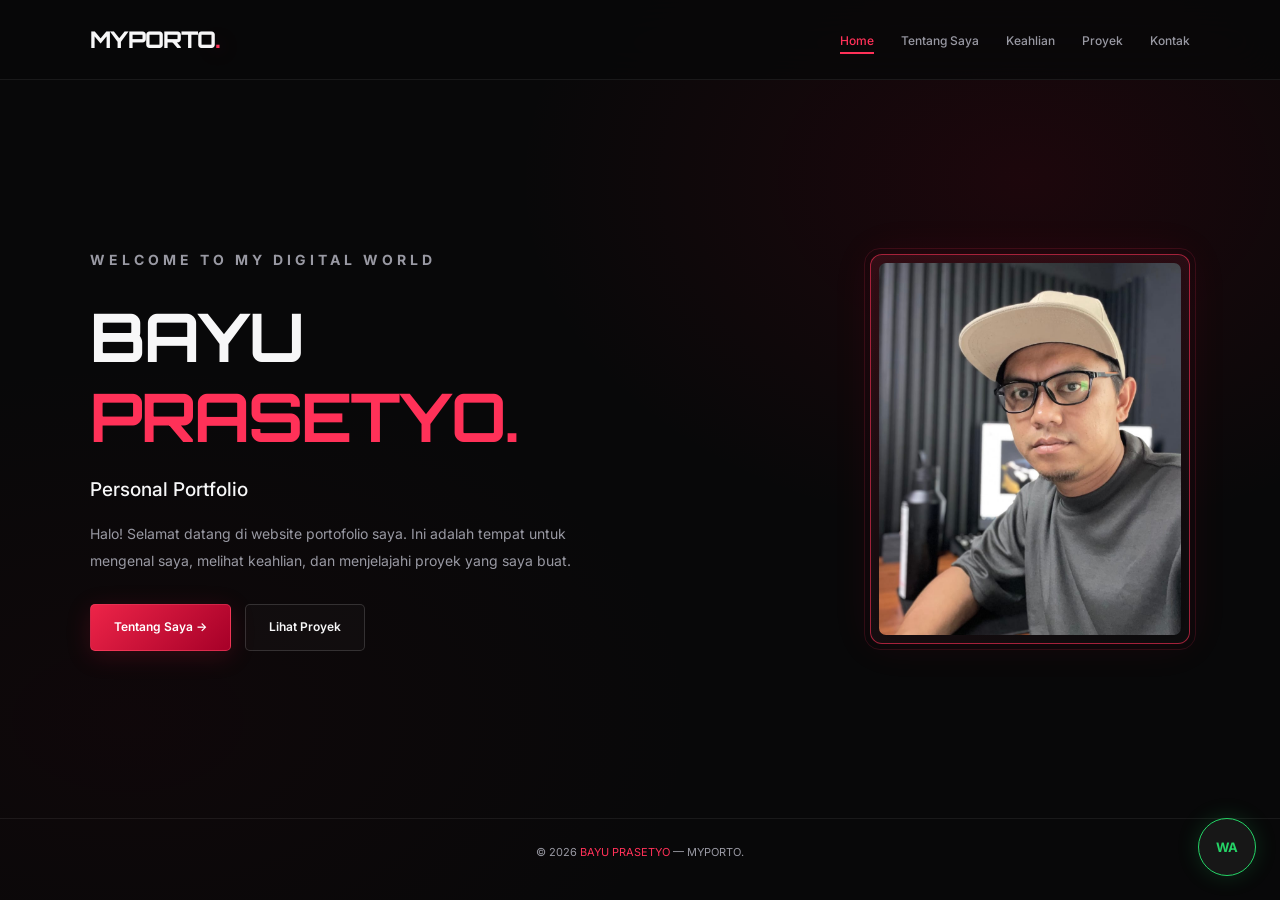
<file: index.html>
<!DOCTYPE html>
<html lang="id">
<head>
    <meta charset="UTF-8">
    <meta name="viewport" content="width=device-width, initial-scale=1.0">

    <title>Bayu Prasetyo | MyPorto</title>

    <link rel="stylesheet" href="Style.css">
</head>

<body>

    <!-- NAVBAR -->
    <nav class="navbar">
        <a href="index.html" class="logo">
            MYPORTO<span>.</span>
        </a>

        <ul class="nav-links">
            <li><a href="index.html" class="active">Home</a></li>
            <li><a href="about.html">Tentang Saya</a></li>
            <li><a href="Skills.html">Keahlian</a></li>
            <li><a href="Projects.html">Proyek</a></li>
            <li><a href="Contact.html">Kontak</a></li>
        </ul>
    </nav>

    <!-- HOME -->
    <main class="container">

        <section class="hero">
            <div class="hero-content">

                <div class="hero-text">

                    <p class="hero-label">
                        WELCOME TO MY DIGITAL WORLD
                    </p>

                    <h1>
                        BAYU<br>
                        <span>PRASETYO.</span>
                    </h1>

                    <h2>Personal Portfolio</h2>

                    <p>
                        Halo! Selamat datang di website portofolio saya.
                        Ini adalah tempat untuk mengenal saya, melihat
                        keahlian, dan menjelajahi proyek yang saya buat.
                    </p>

                    <div class="hero-buttons">
                        <a href="about.html" class="btn btn-primary">
                            Tentang Saya →
                        </a>

                        <a href="projects.html" class="btn btn-outline">
                            Lihat Proyek
                        </a>
                    </div>

                </div>

                <!-- FOTO PROFIL -->
                <div class="hero-image">
                    <img
                        src="foto.jpg"
                        alt="Foto profil Bayu Prasetyo"
                        onerror="this.style.display='none';"
                    >
                </div>

            </div>
        </section>

    </main>

    <!-- FOOTER -->
    <footer>
        © 2026 <span>BAYU PRASETYO</span> — MYPORTO.
    </footer>

</body><a
    class="whatsapp-float"
    href="https://wa.me/6282320442536"
    target="_blank"
    rel="noopener noreferrer"
    aria-label="Hubungi melalui WhatsApp"
>
    WA
</a>
</html>
</file>
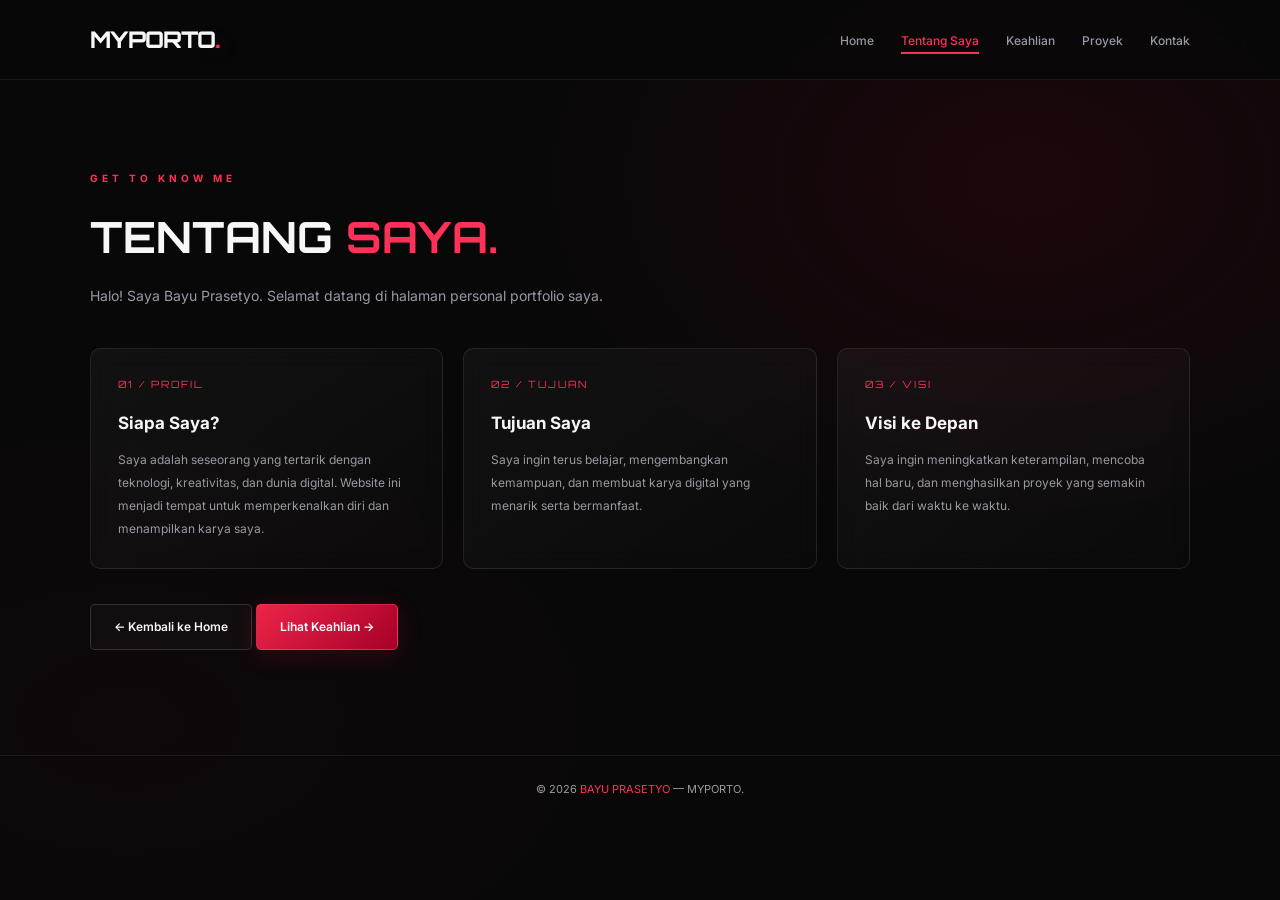
<file: about.html>
<!DOCTYPE html>
<html lang="id">
<head>
    <meta charset="UTF-8">
    <meta name="viewport" content="width=device-width, initial-scale=1.0">

    <title>Tentang Saya | Bayu Prasetyo</title>

    <link rel="stylesheet" href="Style.css">
</head>

<body>

    <!-- NAVBAR -->
    <nav class="navbar">
        <a href="index.html" class="logo">
            MYPORTO<span>.</span>
        </a>

        <ul class="nav-links">
            <li><a href="index.html">Home</a></li>
            <li><a href="about.html" class="active">Tentang Saya</a></li>
            <li><a href="skills.html">Keahlian</a></li>
            <li><a href="projects.html">Proyek</a></li>
            <li><a href="contact.html">Kontak</a></li>
        </ul>
    </nav>

    <!-- TENTANG SAYA -->
    <main class="container">

        <section class="page-section">

            <p class="hero-label">GET TO KNOW ME</p>

            <h1 class="section-title">
                TENTANG <span>SAYA.</span>
            </h1>

            <p class="section-description">
                Halo! Saya Bayu Prasetyo. Selamat datang di halaman
                personal portfolio saya.
            </p>

            <div class="card-grid">

                <div class="card">
                    <div class="card-number">01 / PROFIL</div>

                    <h3>Siapa Saya?</h3>

                    <p>
                        Saya adalah seseorang yang tertarik dengan
                        teknologi, kreativitas, dan dunia digital.
                        Website ini menjadi tempat untuk memperkenalkan
                        diri dan menampilkan karya saya.
                    </p>
                </div>

                <div class="card">
                    <div class="card-number">02 / TUJUAN</div>

                    <h3>Tujuan Saya</h3>

                    <p>
                        Saya ingin terus belajar, mengembangkan
                        kemampuan, dan membuat karya digital yang
                        menarik serta bermanfaat.
                    </p>
                </div>

                <div class="card">
                    <div class="card-number">03 / VISI</div>

                    <h3>Visi ke Depan</h3>

                    <p>
                        Saya ingin meningkatkan keterampilan,
                        mencoba hal baru, dan menghasilkan proyek
                        yang semakin baik dari waktu ke waktu.
                    </p>
                </div>

            </div>

            <div style="margin-top: 35px;">
                <a href="index.html" class="btn btn-outline">
                    ← Kembali ke Home
                </a>

                <a href="skills.html" class="btn btn-primary">
                    Lihat Keahlian →
                </a>
            </div>

        </section>

    </main>

    <!-- FOOTER -->
    <footer>
        © 2026 <span>BAYU PRASETYO</span> — MYPORTO.
    </footer>

</body>
</html>
</file>
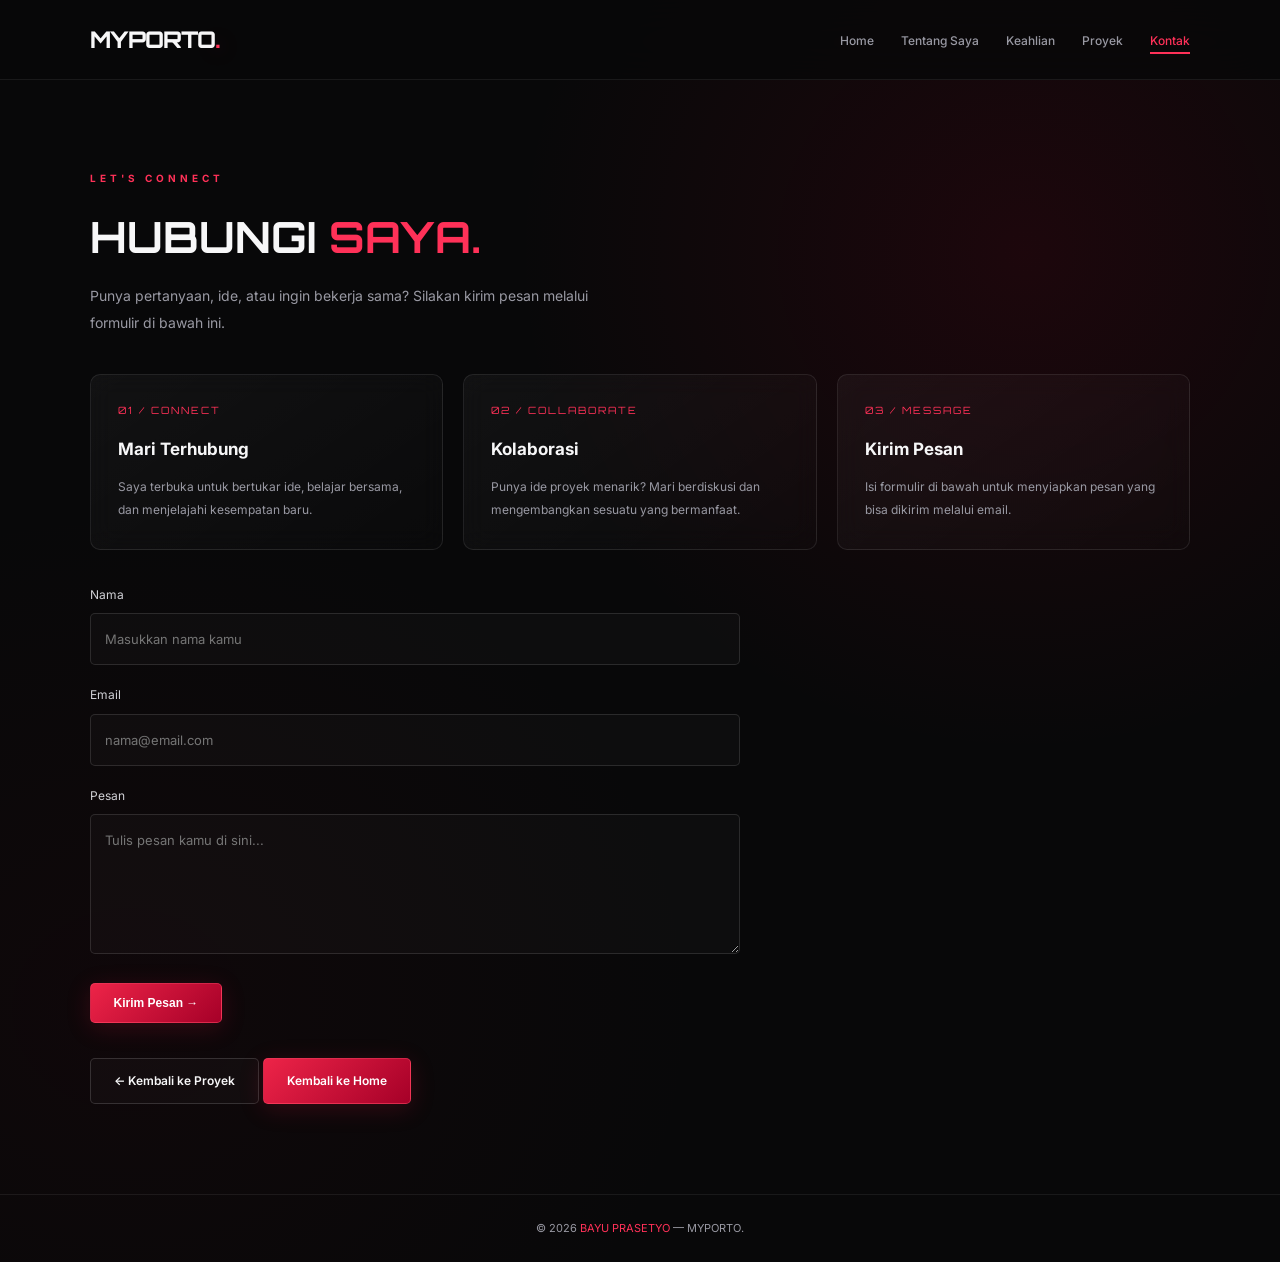
<file: Contact.html>
<!DOCTYPE html>
<html lang="id">
<head>
    <meta charset="UTF-8">
    <meta name="viewport" content="width=device-width, initial-scale=1.0">

    <title>Kontak | Bayu Prasetyo</title>

    <link rel="stylesheet" href="Style.css">
</head>

<body>

    <!-- NAVBAR -->
    <nav class="navbar">
        <a href="index.html" class="logo">
            MYPORTO<span>.</span>
        </a>

        <ul class="nav-links">
            <li><a href="index.html">Home</a></li>
            <li><a href="about.html">Tentang Saya</a></li>
            <li><a href="skills.html">Keahlian</a></li>
            <li><a href="projects.html">Proyek</a></li>
            <li><a href="contact.html" class="active">Kontak</a></li>
        </ul>
    </nav>

    <!-- HALAMAN KONTAK -->
    <main class="container">

        <section class="page-section">

            <p class="hero-label">LET'S CONNECT</p>

            <h1 class="section-title">
                HUBUNGI <span>SAYA.</span>
            </h1>

            <p class="section-description">
                Punya pertanyaan, ide, atau ingin bekerja sama?
                Silakan kirim pesan melalui formulir di bawah ini.
            </p>

            <div class="card-grid">

                <div class="card">
                    <div class="card-number">01 / CONNECT</div>

                    <h3>Mari Terhubung</h3>

                    <p>
                        Saya terbuka untuk bertukar ide,
                        belajar bersama, dan menjelajahi
                        kesempatan baru.
                    </p>
                </div>

                <div class="card">
                    <div class="card-number">02 / COLLABORATE</div>

                    <h3>Kolaborasi</h3>

                    <p>
                        Punya ide proyek menarik?
                        Mari berdiskusi dan mengembangkan
                        sesuatu yang bermanfaat.
                    </p>
                </div>

                <div class="card">
                    <div class="card-number">03 / MESSAGE</div>

                    <h3>Kirim Pesan</h3>

                    <p>
                        Isi formulir di bawah untuk menyiapkan
                        pesan yang bisa dikirim melalui email.
                    </p>
                </div>

            </div>

            <!-- FORM KONTAK -->
            <div class="contact-box">

                <form id="contactForm">

                    <div class="form-group">
                        <label for="nama">Nama</label>

                        <input
                            type="text"
                            id="nama"
                            placeholder="Masukkan nama kamu"
                            required
                        >
                    </div>

                    <div class="form-group">
                        <label for="email">Email</label>

                        <input
                            type="email"
                            id="email"
                            placeholder="nama@email.com"
                            required
                        >
                    </div>

                    <div class="form-group">
                        <label for="pesan">Pesan</label>

                        <textarea
                            id="pesan"
                            rows="5"
                            placeholder="Tulis pesan kamu di sini..."
                            required
                        ></textarea>
                    </div>

                    <button type="submit" class="btn btn-primary">
                        Kirim Pesan →
                    </button>

                </form>

                <p
                    id="formStatus"
                    class="section-description"
                    style="margin-top:18px;"
                    aria-live="polite"
                ></p>

            </div>

            <div style="margin-top:35px;">
                <a href="projects.html" class="btn btn-outline">
                    ← Kembali ke Proyek
                </a>

                <a href="index.html" class="btn btn-primary">
                    Kembali ke Home
                </a>
            </div>

        </section>

    </main>

    <!-- FOOTER -->
    <footer>
        © 2026 <span>BAYU PRASETYO</span> — MYPORTO.
    </footer>

    <!-- FORM SCRIPT -->
    <script>
        const form = document.getElementById("contactForm");
        const status = document.getElementById("formStatus");

        form.addEventListener("submit", function(event) {
            event.preventDefault();

            const nama = document.getElementById("nama").value.trim();
            const email = document.getElementById("email").value.trim();
            const pesan = document.getElementById("pesan").value.trim();

            if (!nama || !email || !pesan) {
                status.textContent = "Silakan lengkapi semua kolom.";
                return;
            }

            const tujuanEmail = "";
            const subjek = encodeURIComponent(
                "Pesan dari website MYPORTO"
            );

            const isiPesan = encodeURIComponent(
                "Nama: " + nama +
                "\nEmail: " + email +
                "\n\nPesan:\n" + pesan
            );

            if (!tujuanEmail) {
                status.textContent =
                    "Formulir siap! Alamat email penerima belum diatur.";
                return;
            }

            window.location.href =
                "mailto:" + tujuanEmail +
                "?subject=" + subjek +
                "&body=" + isiPesan;
        });
    </script>

</body>
</html>
</file>
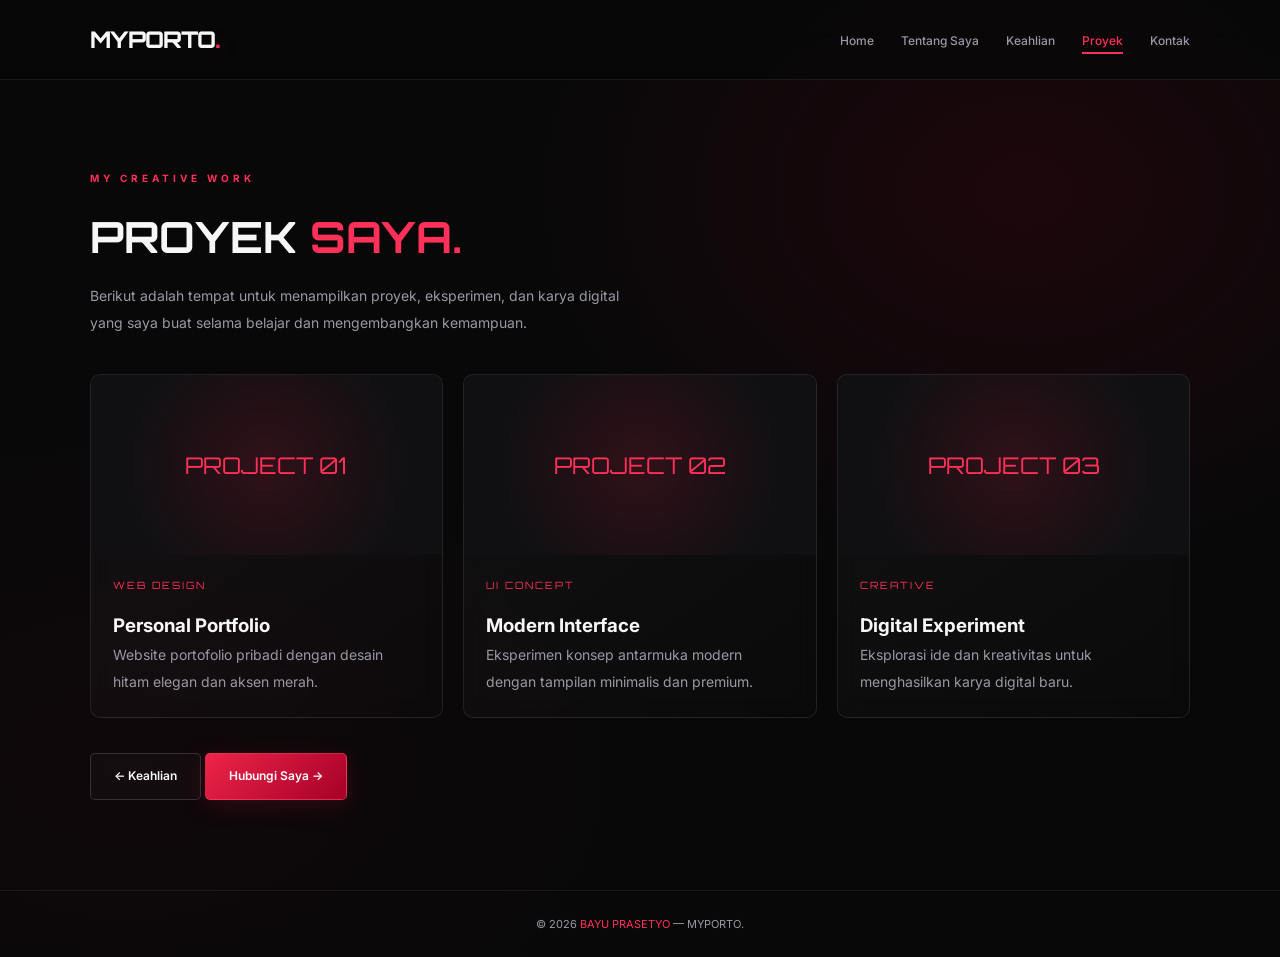
<file: Projects.html>
<!DOCTYPE html>
<html lang="id">
<head>
    <meta charset="UTF-8">
    <meta name="viewport" content="width=device-width, initial-scale=1.0">

    <title>Proyek | Bayu Prasetyo</title>

    <link rel="stylesheet" href="Style.css">
</head>

<body>

    <!-- NAVBAR -->
    <nav class="navbar">
        <a href="index.html" class="logo">
            MYPORTO<span>.</span>
        </a>

        <ul class="nav-links">
            <li><a href="index.html">Home</a></li>
            <li><a href="about.html">Tentang Saya</a></li>
            <li><a href="skills.html">Keahlian</a></li>
            <li><a href="projects.html" class="active">Proyek</a></li>
            <li><a href="contact.html">Kontak</a></li>
        </ul>
    </nav>

    <!-- HALAMAN PROYEK -->
    <main class="container">

        <section class="page-section">

            <p class="hero-label">MY CREATIVE WORK</p>

            <h1 class="section-title">
                PROYEK <span>SAYA.</span>
            </h1>

            <p class="section-description">
                Berikut adalah tempat untuk menampilkan proyek,
                eksperimen, dan karya digital yang saya buat
                selama belajar dan mengembangkan kemampuan.
            </p>

            <div class="card-grid">

                <!-- PROYEK 1 -->
                <article class="project-card">

                    <div class="project-image">
                        PROJECT 01
                    </div>

                    <div class="project-info">
                        <div class="card-number">WEB DESIGN</div>

                        <h3>Personal Portfolio</h3>

                        <p class="section-description">
                            Website portofolio pribadi dengan
                            desain hitam elegan dan aksen merah.
                        </p>
                    </div>

                </article>

                <!-- PROYEK 2 -->
                <article class="project-card">

                    <div class="project-image">
                        PROJECT 02
                    </div>

                    <div class="project-info">
                        <div class="card-number">UI CONCEPT</div>

                        <h3>Modern Interface</h3>

                        <p class="section-description">
                            Eksperimen konsep antarmuka modern
                            dengan tampilan minimalis dan premium.
                        </p>
                    </div>

                </article>

                <!-- PROYEK 3 -->
                <article class="project-card">

                    <div class="project-image">
                        PROJECT 03
                    </div>

                    <div class="project-info">
                        <div class="card-number">CREATIVE</div>

                        <h3>Digital Experiment</h3>

                        <p class="section-description">
                            Eksplorasi ide dan kreativitas
                            untuk menghasilkan karya digital baru.
                        </p>
                    </div>

                </article>

            </div>

            <div style="margin-top:35px;">
                <a href="skills.html" class="btn btn-outline">
                    ← Keahlian
                </a>

                <a href="contact.html" class="btn btn-primary">
                    Hubungi Saya →
                </a>
            </div>

        </section>

    </main>

    <!-- FOOTER -->
    <footer>
        © 2026 <span>BAYU PRASETYO</span> — MYPORTO.
    </footer>

</body>
</html>
</file>
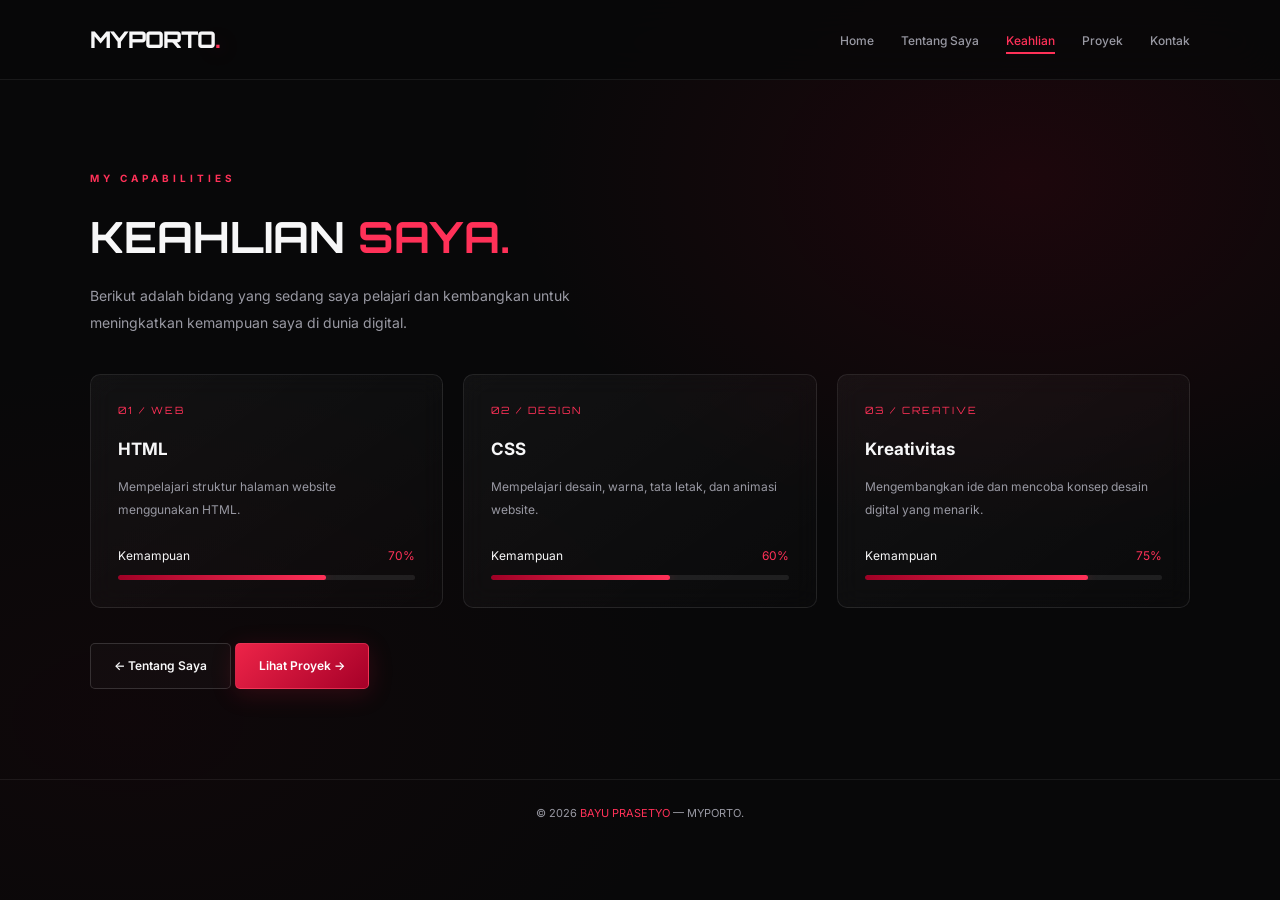
<file: Skills.html>
<!DOCTYPE html>
<html lang="id">
<head>
    <meta charset="UTF-8">
    <meta name="viewport" content="width=device-width, initial-scale=1.0">

    <title>Keahlian | Bayu Prasetyo</title>

    <link rel="stylesheet" href="Style.css">
</head>

<body>

    <!-- NAVBAR -->
    <nav class="navbar">
        <a href="index.html" class="logo">
            MYPORTO<span>.</span>
        </a>

        <ul class="nav-links">
            <li><a href="index.html">Home</a></li>
            <li><a href="about.html">Tentang Saya</a></li>
            <li><a href="skills.html" class="active">Keahlian</a></li>
            <li><a href="projects.html">Proyek</a></li>
            <li><a href="contact.html">Kontak</a></li>
        </ul>
    </nav>

    <!-- HALAMAN KEAHLIAN -->
    <main class="container">

        <section class="page-section">

            <p class="hero-label">MY CAPABILITIES</p>

            <h1 class="section-title">
                KEAHLIAN <span>SAYA.</span>
            </h1>

            <p class="section-description">
                Berikut adalah bidang yang sedang saya pelajari
                dan kembangkan untuk meningkatkan kemampuan saya
                di dunia digital.
            </p>

            <!-- KARTU KEAHLIAN -->
            <div class="card-grid">

                <div class="card">
                    <div class="card-number">01 / WEB</div>

                    <h3>HTML</h3>

                    <p>
                        Mempelajari struktur halaman website
                        menggunakan HTML.
                    </p>

                    <div class="skill">
                        <div class="skill-info">
                            <span>Kemampuan</span>
                            <span>70%</span>
                        </div>

                        <div class="skill-bar">
                            <div class="skill-progress"
                                 style="--level:70%">
                            </div>
                        </div>
                    </div>
                </div>

                <div class="card">
                    <div class="card-number">02 / DESIGN</div>

                    <h3>CSS</h3>

                    <p>
                        Mempelajari desain, warna, tata letak,
                        dan animasi website.
                    </p>

                    <div class="skill">
                        <div class="skill-info">
                            <span>Kemampuan</span>
                            <span>60%</span>
                        </div>

                        <div class="skill-bar">
                            <div class="skill-progress"
                                 style="--level:60%">
                            </div>
                        </div>
                    </div>
                </div>

                <div class="card">
                    <div class="card-number">03 / CREATIVE</div>

                    <h3>Kreativitas</h3>

                    <p>
                        Mengembangkan ide dan mencoba konsep
                        desain digital yang menarik.
                    </p>

                    <div class="skill">
                        <div class="skill-info">
                            <span>Kemampuan</span>
                            <span>75%</span>
                        </div>

                        <div class="skill-bar">
                            <div class="skill-progress"
                                 style="--level:75%">
                            </div>
                        </div>
                    </div>
                </div>

            </div>

            <div style="margin-top:35px;">
                <a href="about.html" class="btn btn-outline">
                    ← Tentang Saya
                </a>

                <a href="projects.html" class="btn btn-primary">
                    Lihat Proyek →
                </a>
            </div>

        </section>

    </main>

    <!-- FOOTER -->
    <footer>
        © 2026 <span>BAYU PRASETYO</span> — MYPORTO.
    </footer>

</body>
</html>
</file>
<file: Style.css>
@import url('https://fonts.googleapis.com/css2?family=Inter:wght@400;500;600;700;800&family=Orbitron:wght@500;600;700;800&display=swap');

:root {
    --bg: #080809;
    --panel: rgba(255,255,255,0.035);
    --red: #dc143c;
    --red-light: #ff3158;
    --text: #f7f7f8;
    --muted: #9999a3;
    --border: rgba(255,255,255,0.09);
}

* {
    margin: 0;
    padding: 0;
    box-sizing: border-box;
}

body {
    background:
        radial-gradient(ellipse at 80% 20%, rgba(180,0,35,0.12), transparent 35%),
        radial-gradient(ellipse at 10% 80%, rgba(100,0,20,0.08), transparent 35%),
        var(--bg);
    color: var(--text);
    font-family: 'Inter', sans-serif;
    line-height: 1.7;
    min-height: 100vh;
    overflow-x: hidden;
}

a {
    text-decoration: none;
    color: inherit;
}

.container {
    width: 86%;
    max-width: 1200px;
    margin: auto;
}

/* NAVBAR */

.navbar {
    position: sticky;
    top: 0;
    z-index: 100;
    width: 100%;
    padding: 20px 7%;
    display: flex;
    align-items: center;
    justify-content: space-between;
    gap: 25px;
    background: rgba(8,8,9,0.82);
    backdrop-filter: blur(20px);
    -webkit-backdrop-filter: blur(20px);
    border-bottom: 1px solid rgba(255,255,255,0.07);
}

.logo {
    font-family: 'Orbitron', sans-serif;
    font-size: 23px;
    font-weight: 800;
    letter-spacing: -1px;
    white-space: nowrap;
}

.logo span {
    color: var(--red-light);
    text-shadow: 0 0 18px rgba(255,49,88,0.6);
}

.nav-links {
    display: flex;
    align-items: center;
    gap: 27px;
    list-style: none;
}

.nav-links a {
    color: var(--muted);
    font-size: 12px;
    font-weight: 500;
    transition: color 0.3s;
}

.nav-links a:hover,
.nav-links a.active {
    color: var(--red-light);
}

/* HOME */

.hero {
    min-height: 82vh;
    display: flex;
    align-items: center;
    padding: 65px 0;
}

.hero-content {
    width: 100%;
    display: flex;
    align-items: center;
    justify-content: space-between;
    gap: 65px;
}

.hero-text {
    flex: 1;
    animation: fadeUp 0.8s ease both;
}

.hero-label {
    color: var(--red-light);
    font-size: 10px;
    font-weight: 700;
    letter-spacing: 4px;
    text-transform: uppercase;
    margin-bottom: 22px;
}

.hero h1 {
    font-family: 'Orbitron', sans-serif;
    font-size: clamp(36px, 5.5vw, 67px);
    line-height: 1.2;
    letter-spacing: -2px;
    margin-bottom: 17px;
}

.hero h1 span,
.section-title span {
    color: var(--red-light);
}

.hero h2 {
    font-size: 19px;
    font-weight: 500;
    margin-bottom: 15px;
}

.hero p,
.section-description {
    color: var(--muted);
    font-size: 14px;
    line-height: 1.9;
    max-width: 540px;
}

/* BUTTONS */

.hero-buttons {
    display: flex;
    flex-wrap: wrap;
    gap: 14px;
    margin-top: 30px;
}

.btn {
    display: inline-flex;
    justify-content: center;
    align-items: center;
    padding: 12px 23px;
    border-radius: 5px;
    font-size: 12px;
    font-weight: 600;
    transition: 0.3s ease;
}

.btn-primary {
    color: white;
    background: linear-gradient(135deg, #ed2448, #a60028);
    border: 1px solid rgba(255,80,110,0.45);
    box-shadow: 0 5px 25px rgba(220,20,60,0.18);
}

.btn-outline {
    background: rgba(255,255,255,0.025);
    border: 1px solid rgba(255,255,255,0.15);
    color: var(--text);
}

.btn:hover {
    transform: translateY(-3px);
    box-shadow: 0 8px 28px rgba(220,20,60,0.25);
}

/* PROFILE IMAGE */

.hero-image {
    position: relative;
    flex: 0 0 320px;
    width: 320px;
    height: 390px;
    padding: 8px;
    border: 1px solid rgba(255,49,88,0.6);
    border-radius: 12px;
    background: linear-gradient(
        145deg,
        rgba(255,49,88,0.12),
        rgba(255,255,255,0.015)
    );
    box-shadow:
        0 0 40px rgba(220,20,60,0.09),
        inset 0 0 25px rgba(255,255,255,0.02);
    animation: fadeUp 1s ease both;
}

.hero-image img {
    width: 100%;
    height: 100%;
    display: block;
    object-fit: cover;
    border-radius: 7px;
}

.hero-image::after {
    content: "";
    position: absolute;
    inset: -7px;
    border: 1px solid rgba(255,49,88,0.15);
    border-radius: 16px;
    pointer-events: none;
}

/* PAGE SECTIONS */

.page-section {
    min-height: 75vh;
    padding: 90px 0;
}

.section-title {
    font-family: 'Orbitron', sans-serif;
    font-size: clamp(28px, 4vw, 43px);
    line-height: 1.3;
    margin-bottom: 18px;
}

/* CARDS */

.card-grid {
    display: grid;
    grid-template-columns: repeat(3, minmax(0, 1fr));
    gap: 20px;
    margin-top: 38px;
}

.card,
.project-card {
    background: linear-gradient(
        145deg,
        rgba(255,255,255,0.045),
        rgba(255,255,255,0.012)
    );
    border: 1px solid var(--border);
    border-radius: 10px;
    backdrop-filter: blur(12px);
    -webkit-backdrop-filter: blur(12px);
    transition: 0.3s ease;
}

.card {
    padding: 27px;
}

.card:hover,
.project-card:hover {
    border-color: rgba(255,49,88,0.5);
    transform: translateY(-5px);
    box-shadow: 0 15px 35px rgba(0,0,0,0.2);
}

.card-number {
    font-family: 'Orbitron', sans-serif;
    font-size: 10px;
    color: var(--red-light);
    letter-spacing: 2px;
    margin-bottom: 16px;
}

.card h3 {
    font-size: 17px;
    margin-bottom: 12px;
}

.card p {
    color: var(--muted);
    font-size: 12px;
    line-height: 1.9;
}

/* SKILLS */

.skill {
    margin-top: 24px;
}

.skill-info {
    display: flex;
    justify-content: space-between;
    font-size: 12px;
    margin-bottom: 9px;
}

.skill-info span:last-child {
    color: var(--red-light);
}

.skill-bar {
    height: 5px;
    overflow: hidden;
    border-radius: 10px;
    background: rgba(255,255,255,0.08);
}

.skill-progress {
    width: var(--level, 70%);
    height: 100%;
    background: linear-gradient(90deg, #9f0025, #ff3158);
    border-radius: inherit;
    box-shadow: 0 0 12px rgba(255,49,88,0.3);
}

/* PROJECTS */

.project-card {
    overflow: hidden;
}

.project-image {
    height: 180px;
    display: flex;
    align-items: center;
    justify-content: center;
    background:
        radial-gradient(circle, rgba(220,20,60,0.16), transparent 70%),
        #101012;
    color: var(--red-light);
    font-family: 'Orbitron', sans-serif;
    font-size: 23px;
}

.project-info {
    padding: 22px;
}

/* CONTACT FORM */

.contact-box {
    max-width: 650px;
    margin-top: 35px;
}

.form-group {
    margin-bottom: 20px;
}

.form-group label {
    display: block;
    color: #d1d1d6;
    font-size: 12px;
    margin-bottom: 8px;
}

.form-group input,
.form-group textarea {
    width: 100%;
    padding: 14px;
    border-radius: 5px;
    background: rgba(255,255,255,0.025);
    border: 1px solid rgba(255,255,255,0.12);
    color: white;
    font: inherit;
    font-size: 13px;
    outline: none;
}

.form-group input:focus,
.form-group textarea:focus {
    border-color: var(--red-light);
    box-shadow: 0 0 15px rgba(220,20,60,0.1);
}

/* FOOTER */

footer {
    padding: 24px 7%;
    text-align: center;
    border-top: 1px solid rgba(255,255,255,0.07);
    color: var(--muted);
    font-size: 11px;
}

footer span {
    color: var(--red-light);
}

/* ANIMATIONS */

@keyframes fadeUp {
    from {
        opacity: 0;
        transform: translateY(18px);
    }

    to {
        opacity: 1;
        transform: translateY(0);
    }
}

/* MOBILE */

@media (max-width: 850px) {
    .navbar {
        padding: 18px 5%;
        flex-wrap: wrap;
        justify-content: center;
    }

    .nav-links {
        justify-content: center;
        gap: 18px;
        flex-wrap: wrap;
    }

    .hero-content {
        gap: 35px;
    }

    .hero-image {
        flex-basis: 270px;
        width: 270px;
        height: 340px;
    }

    .card-grid {
        grid-template-columns: repeat(2, minmax(0, 1fr));
    }
}

@media (max-width: 600px) {
    .container {
        width: 90%;
    }

    .navbar {
        gap: 15px;
    }

    .logo {
        font-size: 21px;
    }

    .nav-links {
        gap: 12px 16px;
    }

    .nav-links a {
        font-size: 11px;
    }

    .hero {
        padding: 45px 0;
    }

    .hero-content {
        flex-direction: column-reverse;
        align-items: stretch;
        gap: 38px;
    }

    .hero-image {
        align-self: center;
        flex-basis: auto;
        width: min(270px, 85%);
        height: 320px;
    }

    .hero h1 {
        font-size: 35px;
    }

    .hero h2 {
        font-size: 17px;
    }

    .card-grid {
        grid-template-columns: 1fr;
    }

    .page-section {
        padding: 60px 0;
    }
}

@media (prefers-reduced-motion: reduce) {
    *,
    *::before,
    *::after {
        animation: none !important;
        transition: none !important;
    }
}
/* FLOATING WHATSAPP BUTTON */

.whatsapp-float {
    position: fixed;
    right: 24px;
    bottom: 24px;
    z-index: 999;

    display: flex;
    align-items: center;
    justify-content: center;

    width: 58px;
    height: 58px;

    background: #171717;
    border: 1px solid #25d366;
    border-radius: 50%;

    color: #25d366;
    font-size: 13px;
    font-weight: 700;

    box-shadow: 0 0 22px rgba(37, 211, 102, 0.18);

    transition: 0.3s ease;
}

.whatsapp-float:hover {
    transform: translateY(-5px);
    background: #25d366;
    color: #080809;
    box-shadow: 0 0 30px rgba(37, 211, 102, 0.4);
}

@media (max-width: 600px) {
    .whatsapp-float {
        right: 16px;
        bottom: 16px;
        width: 52px;
        height: 52px;
    }
}
/* PREMIUM HOVER EFFECT */

.card,
.project-card,
.btn {
    transition:
        transform 0.3s ease,
        border-color 0.3s ease,
        box-shadow 0.3s ease;
}

.card:hover,
.project-card:hover {
    transform: translateY(-6px);
    border-color: rgba(255, 49, 88, 0.55);
    box-shadow: 0 14px 35px rgba(220, 20, 60, 0.10);
}

.btn:active {
    transform: scale(0.97);
}

.nav-links a {
    position: relative;
}

.nav-links a::after {
    content: "";
    position: absolute;
    left: 0;
    bottom: -6px;
    width: 0;
    height: 2px;
    background: #ff3158;
    transition: width 0.3s ease;
}

.nav-links a:hover::after,
.nav-links a.active::after {
    width: 100%;
}
/* === PREMIUM HOVER EFFECT === */

.card,
.project-card,
.btn {
    transition:
        transform 0.3s ease,
        border-color 0.3s ease,
        box-shadow 0.3s ease;
}

.card:hover,
.project-card:hover {
    transform: translateY(-6px);
    border-color: rgba(255, 49, 88, 0.55);
    box-shadow: 0 14px 35px rgba(220, 20, 60, 0.15);
}

.btn:active {
    transform: scale(0.97);
}

/* === NAVBAR UNDERLINE EFFECT === */

.nav-links a {
    position: relative;
}

.nav-links a::after {
    content: "";
    position: absolute;
    left: 0;
    bottom: -6px;
    width: 0;
    height: 2px;
    background: #ff3158;
    transition: width 0.3s ease;
}

.nav-links a:hover::after,
.nav-links a.active::after {
    width: 100%;
}
</file>
